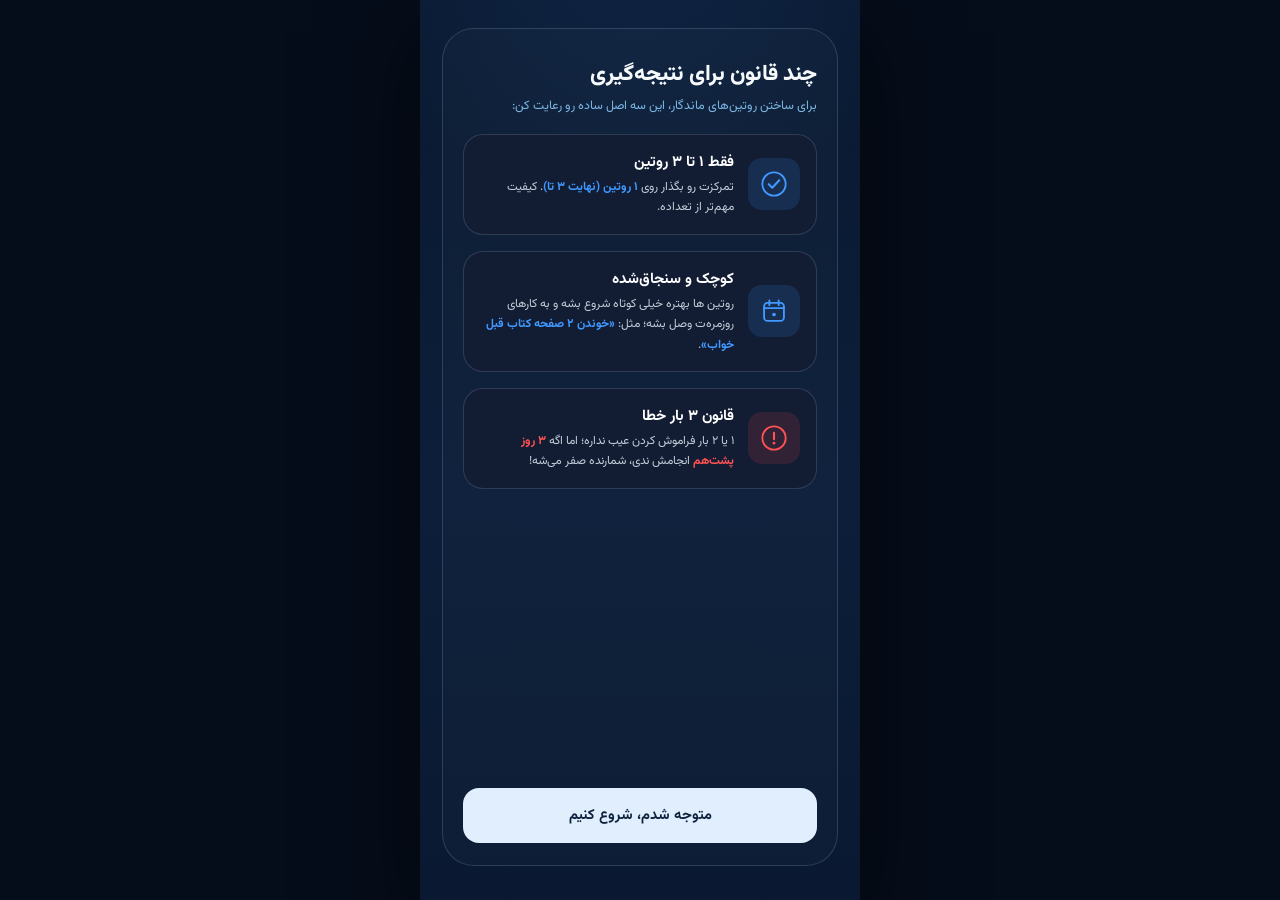
<file: index.html>
<!DOCTYPE html>
<html lang="fa" dir="rtl">
<head>
  <meta charset="UTF-8" />
  <meta name="viewport" content="width=device-width, initial-scale=1.0" />
  <title>عادت‌یار — روتین‌ساز</title>
  <link rel="stylesheet" href="style.css" />
</head>
<body>
  <div class="phone">

    <!-- ═══════ صفحه ۱ : قوانین (نمایش اول) ═══════ -->
    <section id="screen-rules" class="screen active">
      <div class="rules-panel">
        <header class="rules-head">
          <h1>چند قانون برای نتیجه‌گیری</h1>
          <p>برای ساختن روتین‌های ماندگار، این سه اصل ساده رو رعایت کن:</p>
        </header>

        <div class="rule-card">
          <div class="rule-icon blue">
            <svg viewBox="0 0 24 24" fill="none"><circle cx="12" cy="12" r="10" stroke="currentColor" stroke-width="1.6"/><path d="M7.5 12.2l3 3 6-6.4" stroke="currentColor" stroke-width="1.8" stroke-linecap="round" stroke-linejoin="round"/></svg>
          </div>
          <div class="rule-text">
            <h2>فقط ۱ تا ۳ روتین</h2>
            <p>تمرکزت رو بگذار روی <span class="hl-blue">۱ روتین (نهایت ۳ تا)</span>. کیفیت مهم‌تر از تعداده.</p>
          </div>
        </div>

        <div class="rule-card">
          <div class="rule-icon blue">
            <svg viewBox="0 0 24 24" fill="none"><rect x="3.5" y="5" width="17" height="15.5" rx="3" stroke="currentColor" stroke-width="1.6"/><path d="M3.5 9.5h17M8 3v4M16 3v4" stroke="currentColor" stroke-width="1.6" stroke-linecap="round"/><circle cx="12" cy="15" r="1.6" fill="currentColor"/></svg>
          </div>
          <div class="rule-text">
            <h2>کوچک و سنجاق‌شده</h2>
            <p>روتین ها بهتره خیلی کوتاه شروع بشه و به کارهای روزمره‌ت وصل بشه؛ مثل: <span class="hl-blue">«خوندن ۲ صفحه کتاب قبل خواب»</span>.</p>
          </div>
        </div>

        <div class="rule-card">
          <div class="rule-icon red">
            <svg viewBox="0 0 24 24" fill="none"><circle cx="12" cy="12" r="10" stroke="currentColor" stroke-width="1.6"/><path d="M12 7.5v5.5" stroke="currentColor" stroke-width="1.8" stroke-linecap="round"/><circle cx="12" cy="16.4" r="1.15" fill="currentColor"/></svg>
          </div>
          <div class="rule-text">
            <h2>قانون ۳ بار خطا</h2>
            <p>۱ یا ۲ بار فراموش کردن عیب نداره؛ اما اگه <span class="hl-red">۳ روز پشت‌هم</span> انجامش ندی، شمارنده صفر می‌شه!</p>
          </div>
        </div>

        <button id="btn-got-it" class="btn-primary">متوجه شدم، شروع کنیم</button>
      </div>
    </section>

    <!-- ═══════ صفحه ۲ : خانه (صفحه اصلی) ═══════ -->
    <section id="screen-home" class="screen">
      <div class="home-top-glow"></div>
      <header class="home-head">
        <div class="home-head-row">
          <h1 id="today-date">۲۳ شهریور</h1>
          <button id="btn-bell" class="bell" aria-label="فعال‌سازی نوتیفیکشن" title="فعال‌سازی نوتیفیکشن">
            <svg viewBox="0 0 24 24" fill="none"><path d="M18 8.5a6 6 0 10-12 0c0 6-2.5 7.5-2.5 7.5h17S18 14.5 18 8.5" stroke="currentColor" stroke-width="1.7" stroke-linecap="round" stroke-linejoin="round"/><path d="M13.7 20a2 2 0 01-3.4 0" stroke="currentColor" stroke-width="1.7" stroke-linecap="round"/></svg>
          </button>
        </div>
        <p>هر عادتی که امروز انجام دادی تیکش رو بزن!</p>
      </header>

      <div id="habit-list" class="habit-list"><!-- کارت‌ها با JS ساخته می‌شن --></div>

      <button id="btn-add-habit" class="add-habit">
        <span class="add-circle">
          <svg viewBox="0 0 24 24" fill="none"><path d="M12 5v14M5 12h14" stroke="currentColor" stroke-width="2" stroke-linecap="round"/></svg>
        </span>
        <span id="add-habit-label">افزودن عادت جدید (۰/۳)</span>
      </button>
    </section>

    <!-- ═══════ صفحه ۳ : ایجاد روتین جدید ═══════ -->
    <section id="screen-create" class="screen">
      <h1 class="create-title">ایجاد روتین جدید</h1>

      <form id="create-form" novalidate>
        <label class="field-label" for="f-title">عنوان عادت</label>
        <input class="field" id="f-title" type="text" placeholder="مطالعه" maxlength="40" required />

        <label class="field-label" for="f-reason">دلیل انتخاب روتین ، چرا برای تو مهم است؟</label>
        <textarea class="field field-area" id="f-reason" rows="3" placeholder="این عادت چه چیزی را در زندگی تو بهتر می‌کند؟" maxlength="160"></textarea>

        <div class="companion-row">
          <span class="companion-title">عادتِ همراه</span>
          <span class="companion-optional">اختیاری</span>
        </div>
        <div class="anchor-card">
          <h3>عادتت را به یک کار دیگر گره بزن</h3>
          <p>یک کار ثابت را به‌عنوان «لنگر» انتخاب کن تا عادت جدید بعد از آن یا همراه آن انجام شود.</p>
          <input class="field field-inner" id="f-anchor" type="text" placeholder="بعد مسواک زدن" maxlength="40" />
        </div>

        <label class="field-label">زمان یادآور</label>
        <button type="button" class="field time-field" id="f-time-btn">
          <span id="f-time-text" class="time-placeholder">انتخاب کن…</span>
          <svg class="chevron" viewBox="0 0 24 24" fill="none"><path d="M6 9l6 6 6-6" stroke="currentColor" stroke-width="1.8" stroke-linecap="round" stroke-linejoin="round"/></svg>
        </button>

        <div class="create-spacer"></div>

        <button type="submit" class="btn-primary">ایجاد روتین</button>
        <button type="button" id="btn-cancel" class="link-cancel">انصراف</button>
      </form>
    </section>

    <!-- ═══════ پیکر ساعت (چرخشی) ═══════ -->
    <div id="time-picker" class="picker-overlay">
      <div class="picker-box">
        <div class="picker-preview" id="picker-preview" dir="ltr">--:--</div>
        <div class="picker-head">
          <span>ساعت</span><span></span><span>دقیقه</span>
        </div>
        <div class="picker-wheels">
          <ul class="wheel" id="wheel-hour"></ul>
          <div class="picker-colon">:</div>
          <ul class="wheel" id="wheel-minute"></ul>
        </div>
        <div class="picker-actions">
          <button id="picker-ok" class="picker-ok">تأیید</button>
          <button id="picker-close" class="picker-cancel">بی‌خیال</button>
        </div>
      </div>
    </div>

  </div>
  <script src="app.js?v=6"></script>
</body>
</html>
</file>
<file: style.css>
/* ═══════ فونت وزیرمتن — آفلاین، از پوشه fonts ═══════ */
@font-face { font-family: "Vazirmatn"; src: url("fonts/Vazirmatn-Regular.woff2") format("woff2"); font-weight: 400; font-display: swap; }
@font-face { font-family: "Vazirmatn"; src: url("fonts/Vazirmatn-Medium.woff2") format("woff2"); font-weight: 500; font-display: swap; }
@font-face { font-family: "Vazirmatn"; src: url("fonts/Vazirmatn-SemiBold.woff2") format("woff2"); font-weight: 600; font-display: swap; }
@font-face { font-family: "Vazirmatn"; src: url("fonts/Vazirmatn-Bold.woff2") format("woff2"); font-weight: 700; font-display: swap; }
@font-face { font-family: "Vazirmatn"; src: url("fonts/Vazirmatn-ExtraBold.woff2") format("woff2"); font-weight: 800; font-display: swap; }

/* ═══════ متغیرهای رنگ — دقیقاً از فیگما ═══════ */
:root {
  --bg: #0A1931;
  --panel: #121C33;
  --card-border: rgba(179, 207, 229, 0.18);
  --blue: #4099FF;
  --red: #FF5252;
  --btn-bg: #E0EEFE;
  --btn-text: #0F233E;
  --title: #F6FAFD;
  --muted: #7DB7E3;
  --body: #C0CFD9;
  --dot-on: #A6D0EC;
  --dot-off: #294766;
  --field-bg: #16263c;
  --field-border: #2a3b52;
  --placeholder: #5d6e83;
}

* { margin: 0; padding: 0; box-sizing: border-box; -webkit-tap-highlight-color: transparent; }

html, body { height: 100%; }

body {
  font-family: "Vazirmatn", "IRANYekan", Tahoma, sans-serif;
  background: #060d1a;
  color: var(--title);
  display: flex;
  align-items: center;
  justify-content: center;
  min-height: 100vh;
}

/* قاب موبایل */
.phone {
  position: relative;
  width: min(440px, 100vw);
  height: min(956px, 100vh);
  background:
    radial-gradient(120% 60% at 50% -10%, rgba(64, 153, 255, 0.10), transparent 60%),
    linear-gradient(180deg, #0A1931 0%, #0C1E3A 55%, #0A1931 100%);
  overflow: hidden;
  box-shadow: 0 30px 90px rgba(0, 0, 0, 0.6);
}
@media (max-width: 480px) { .phone { height: 100vh; } }

/* ═══════ سیستم صفحه‌ها ═══════ */
.screen {
  position: absolute;
  inset: 0;
  display: flex;
  flex-direction: column;
  padding: 28px 22px 34px;
  overflow-y: auto;
  visibility: hidden;
  opacity: 0;
  transform: translateX(-24px);
  transition: opacity 0.45s ease, transform 0.45s ease, visibility 0.45s;
}
.screen.active {
  visibility: visible;
  opacity: 1;
  transform: translateX(0);
}

/* ═══════ صفحه ۱ : قوانین ═══════ */
.rules-panel {
  flex: 1;
  display: flex;
  flex-direction: column;
  gap: 16px;
  background: rgba(255, 255, 255, 0.02);
  border: 1px solid var(--card-border);
  border-radius: 32px;
  padding: 28px 20px 22px;
}
.rules-head h1 {
  font-size: 22px;
  font-weight: 800;
  line-height: 1.6;
  color: var(--title);
}
.rules-head p {
  margin-top: 4px;
  font-size: 12.5px;
  line-height: 1.75;
  color: var(--muted);
}

.rule-card {
  display: flex;
  align-items: center;
  gap: 14px;
  background: var(--panel);
  border: 1px solid var(--card-border);
  border-radius: 20px;
  padding: 16px;
  opacity: 0;
  transform: translateY(18px);
  animation: card-in 0.55s ease forwards;
}
.rule-card:nth-child(3) { animation-delay: 0.12s; }
.rule-card:nth-child(4) { animation-delay: 0.24s; }
.rule-card:nth-child(5) { animation-delay: 0.36s; }
@keyframes card-in { to { opacity: 1; transform: translateY(0); } }

.rule-icon {
  flex: 0 0 52px;
  width: 52px; height: 52px;
  border-radius: 14px;
  display: grid;
  place-items: center;
}
.rule-icon svg { width: 28px; height: 28px; }
.rule-icon.blue { background: rgba(64, 153, 255, 0.14); color: var(--blue); }
.rule-icon.red  { background: rgba(255, 82, 82, 0.13);  color: var(--red); }

.rule-text h2 {
  font-size: 15px;
  font-weight: 700;
  color: #fff;
  margin-bottom: 3px;
}
.rule-text p {
  font-size: 12px;
  line-height: 1.7;
  color: var(--body);
}
.hl-blue { color: var(--blue); font-weight: 700; }
.hl-red  { color: var(--red);  font-weight: 700; }

.btn-primary {
  margin-top: auto;
  width: 100%;
  border: none;
  cursor: pointer;
  background: var(--btn-bg);
  color: var(--btn-text);
  font-family: inherit;
  font-size: 14.5px;
  font-weight: 700;
  padding: 16px;
  border-radius: 16px;
  transition: transform 0.15s ease, box-shadow 0.3s ease;
  box-shadow: 0 0 0 rgba(224, 238, 254, 0);
  animation: btn-pulse 2.4s ease-in-out 1s infinite;
}
.btn-primary:hover { transform: translateY(-2px); }
.btn-primary:active { transform: scale(0.97); }
@keyframes btn-pulse {
  0%, 100% { box-shadow: 0 0 0 0 rgba(224, 238, 254, 0.18); }
  50%      { box-shadow: 0 0 0 10px rgba(224, 238, 254, 0); }
}

/* ═══════ صفحه ۲ : خانه ═══════ */
#screen-home { position: absolute; }
.home-top-glow {
  position: absolute;
  top: -140px; right: -80px;
  width: 320px; height: 320px;
  border-radius: 50%;
  background: radial-gradient(circle, rgba(64, 153, 255, 0.16), transparent 65%);
  pointer-events: none;
  animation: glow-drift 9s ease-in-out infinite alternate;
}
@keyframes glow-drift { to { transform: translate(-40px, 30px) scale(1.15); } }

.home-head { margin-bottom: 20px; }
.home-head-row {
  display: flex;
  align-items: center;
  justify-content: space-between;
}
.home-head h1 {
  font-size: 26px;
  font-weight: 800;
  color: var(--title);
}
.bell {
  width: 40px; height: 40px;
  border-radius: 50%;
  border: 1px solid var(--card-border);
  background: var(--panel);
  color: var(--muted);
  display: grid;
  place-items: center;
  cursor: pointer;
  transition: all 0.25s ease;
}
.bell svg { width: 20px; height: 20px; }
.bell:hover { color: var(--blue); border-color: var(--blue); transform: rotate(-12deg); }
.bell.on { background: rgba(64, 153, 255, 0.16); color: var(--blue); border-color: rgba(64, 153, 255, 0.5); animation: bell-ring 0.6s ease; }
@keyframes bell-ring {
  0%, 100% { transform: rotate(0); }
  20% { transform: rotate(14deg); }
  40% { transform: rotate(-12deg); }
  60% { transform: rotate(8deg); }
  80% { transform: rotate(-5deg); }
}
.home-head p {
  margin-top: 2px;
  font-size: 12.5px;
  color: var(--muted);
}

.habit-list { display: flex; flex-direction: column; gap: 14px; }

.habit-card {
  position: relative;
  background: var(--panel);
  border: 1px solid var(--card-border);
  border-radius: 18px;
  padding: 16px;
  opacity: 0;
  transform: translateY(16px) scale(0.98);
  animation: card-in 0.5s ease forwards;
  transition: border-color 0.3s ease, background 0.3s ease;
}
.habit-card.done {
  border-color: rgba(64, 153, 255, 0.55);
  background: rgba(64, 153, 255, 0.07);
}
.habit-card.removing {
  animation: card-out 0.35s ease forwards;
}
@keyframes card-out {
  to { opacity: 0; transform: translateX(40px) scale(0.9); height: 0; padding: 0; margin: -7px 0; }
}

.habit-row1 {
  display: flex;
  align-items: center;
  gap: 12px;
}
.habit-check {
  flex: 0 0 34px;
  width: 34px; height: 34px;
  border-radius: 50%;
  border: 2px solid #5A7A99;
  background: transparent;
  cursor: pointer;
  display: grid;
  place-items: center;
  transition: all 0.25s ease;
  color: transparent;
}
.habit-check svg { width: 16px; height: 16px; }
.habit-card.done .habit-check {
  border-color: var(--blue);
  background: var(--blue);
  color: #fff;
  box-shadow: 0 0 14px rgba(64, 153, 255, 0.5);
}
.habit-card.done .habit-check svg { animation: pop 0.3s ease; }
@keyframes pop { 0% { transform: scale(0); } 70% { transform: scale(1.3); } 100% { transform: scale(1); } }

.habit-title {
  flex: 1;
  font-size: 16px;
  font-weight: 700;
  color: var(--title);
}
.habit-card.done .habit-title { color: var(--muted); }

.habit-close {
  flex: 0 0 auto;
  width: 26px; height: 26px;
  border: none;
  background: transparent;
  color: #5A7A99;
  font-size: 16px;
  cursor: pointer;
  border-radius: 8px;
  transition: color 0.2s, background 0.2s;
}
.habit-close:hover { color: var(--red); background: rgba(255, 82, 82, 0.1); }

.habit-row2 {
  display: flex;
  align-items: center;
  gap: 10px;
  margin-top: 12px;
}
.streak {
  flex: 0 0 auto;
  font-size: 12.5px;
  font-weight: 700;
  color: var(--muted);
  white-space: nowrap;
}
.streak b { color: var(--dot-on); font-size: 13px; }

.dots {
  flex: 1;
  display: flex;
  flex-wrap: wrap;
  gap: 4px;
  justify-content: flex-end;
}
.dot {
  width: 6px; height: 6px;
  border-radius: 50%;
  background: var(--dot-off);
}
.dot.on { background: var(--dot-on); }

.habit-row3 {
  display: flex;
  align-items: center;
  justify-content: space-between;
  margin-top: 10px;
}
.habit-reminder { font-size: 11.5px; color: #4A7FA7; }
.habit-settings {
  border: none;
  background: transparent;
  font-family: inherit;
  font-size: 12px;
  color: var(--muted);
  cursor: pointer;
  padding: 4px 6px;
  border-radius: 8px;
  transition: background 0.2s;
}
.habit-settings:hover { background: rgba(125, 183, 227, 0.1); }

.empty-hint {
  margin-top: 60px;
  text-align: center;
  color: #4A7FA7;
  font-size: 13px;
  line-height: 2;
  animation: fade-in 0.6s ease;
}
@keyframes fade-in { from { opacity: 0; } }

.add-habit {
  margin-top: auto;
  width: 100%;
  display: flex;
  align-items: center;
  gap: 12px;
  background: transparent;
  border: 1.5px dashed var(--dot-off);
  border-radius: 18px;
  padding: 12px 14px;
  cursor: pointer;
  font-family: inherit;
  color: var(--muted);
  font-size: 12.5px;
  transition: border-color 0.25s, background 0.25s;
}
.add-habit:hover { border-color: var(--muted); background: rgba(125, 183, 227, 0.05); }
.add-habit:disabled { opacity: 0.45; cursor: not-allowed; }
.add-circle {
  flex: 0 0 38px;
  width: 38px; height: 38px;
  border-radius: 50%;
  background: #1C2F45;
  color: var(--dot-on);
  display: grid;
  place-items: center;
  transition: transform 0.25s ease, background 0.25s;
}
.add-circle svg { width: 18px; height: 18px; }
.add-habit:hover .add-circle { transform: rotate(90deg); background: var(--blue); color: #fff; }

/* ═══════ صفحه ۳ : ایجاد روتین ═══════ */
.create-title {
  font-size: 22px;
  font-weight: 800;
  color: var(--title);
  margin-bottom: 22px;
}
#create-form { display: flex; flex-direction: column; flex: 1; }

.field-label {
  font-size: 12.5px;
  font-weight: 500;
  color: #6fa8d6;
  margin: 16px 0 8px;
}
.field {
  width: 100%;
  background: var(--field-bg);
  border: 1px solid var(--field-border);
  border-radius: 999px;
  color: var(--title);
  font-family: inherit;
  font-size: 14px;
  padding: 14px 18px;
  outline: none;
  transition: border-color 0.25s, box-shadow 0.25s;
}
.field::placeholder { color: var(--placeholder); }
.field:focus {
  border-color: var(--blue);
  box-shadow: 0 0 0 3px rgba(64, 153, 255, 0.15);
}
.field-area { border-radius: 18px; resize: none; line-height: 1.8; }

.companion-row {
  display: flex;
  align-items: center;
  justify-content: space-between;
  margin-top: 20px;
}
.companion-title { font-size: 14.5px; font-weight: 700; color: var(--title); }
.companion-optional { font-size: 11.5px; color: var(--placeholder); }

.anchor-card {
  margin-top: 10px;
  background: #15243a;
  border: 1px solid var(--field-border);
  border-radius: 18px;
  padding: 16px;
}
.anchor-card h3 { font-size: 14px; font-weight: 700; color: var(--title); margin-bottom: 6px; }
.anchor-card p { font-size: 11.5px; line-height: 1.9; color: var(--placeholder); margin-bottom: 12px; }
.field-inner { background: #101d31; padding: 12px 16px; font-size: 13px; }

.select-wrap { position: relative; flex: 1; }
.time-row {
  display: flex;
  align-items: center;
  gap: 10px;
  direction: ltr;
}
.time-colon { color: #6fa8d6; font-weight: 700; font-size: 18px; }
.time-row .field { text-align: left; }

/* ─── فیلد دکمه‌ای زمان یادآور ─── */
.time-field {
  display: flex;
  align-items: center;
  justify-content: space-between;
  cursor: pointer;
  font-family: inherit;
  text-align: right;
}
.time-field .chevron { position: static; transform: none; }
.time-placeholder { color: var(--placeholder); }
.time-value { color: var(--title); font-weight: 700; letter-spacing: 1px; }

/* ─── پیکر ساعت چرخشی ─── */
.picker-overlay {
  position: absolute;
  inset: 0;
  background: rgba(4, 10, 20, 0.72);
  backdrop-filter: blur(6px);
  display: flex;
  align-items: center;
  justify-content: center;
  z-index: 60;
  opacity: 0;
  visibility: hidden;
  transition: opacity 0.3s ease, visibility 0.3s;
}
.picker-overlay.open { opacity: 1; visibility: visible; }
.picker-box {
  width: 300px;
  background: linear-gradient(180deg, #12233c, #0d1b30);
  border: 1px solid rgba(125, 183, 227, 0.25);
  border-radius: 26px;
  padding: 20px 18px 18px;
  transform: translateY(24px) scale(0.94);
  transition: transform 0.35s cubic-bezier(0.34, 1.56, 0.64, 1);
  box-shadow: 0 24px 70px rgba(0, 0, 0, 0.6);
}
.picker-overlay.open .picker-box { transform: translateY(0) scale(1); }

.picker-preview {
  text-align: center;
  font-size: 34px;
  font-weight: 800;
  color: var(--title);
  margin-bottom: 14px;
  letter-spacing: 2px;
}
.picker-head {
  display: grid;
  grid-template-columns: 1fr 20px 1fr;
  text-align: center;
  font-size: 11.5px;
  color: var(--muted);
  margin-bottom: 6px;
}
.picker-wheels {
  display: grid;
  grid-template-columns: 1fr 20px 1fr;
  align-items: center;
  position: relative;
}
.picker-wheels::after {
  content: "";
  position: absolute;
  left: 0; right: 0;
  top: 50%;
  height: 44px;
  transform: translateY(-50%);
  border-top: 1px solid rgba(125, 183, 227, 0.35);
  border-bottom: 1px solid rgba(125, 183, 227, 0.35);
  border-radius: 10px;
  background: rgba(64, 153, 255, 0.07);
  pointer-events: none;
}
.picker-colon {
  text-align: center;
  color: var(--muted);
  font-weight: 800;
  font-size: 22px;
}
.wheel {
  list-style: none;
  height: 220px;
  overflow-y: scroll;
  scroll-snap-type: y mandatory;
  scrollbar-width: none;
  -ms-overflow-style: none;
  position: relative;
  z-index: 1;
  mask-image: linear-gradient(180deg, transparent, #000 38%, #000 62%, transparent);
  -webkit-mask-image: linear-gradient(180deg, transparent, #000 38%, #000 62%, transparent);
}
.wheel::-webkit-scrollbar { display: none; }
.wheel li {
  scroll-snap-align: center;
  height: 44px;
  display: grid;
  place-items: center;
  font-size: 19px;
  font-weight: 700;
  color: #4A7FA7;
  transition: color 0.2s, font-size 0.2s;
  cursor: pointer;
}
.wheel li.sel { color: var(--title); font-size: 23px; }
.wheel-pad { height: 88px; scroll-snap-align: none; }

.picker-actions {
  display: flex;
  gap: 10px;
  margin-top: 16px;
}
.picker-ok {
  flex: 1;
  border: none;
  background: var(--btn-bg);
  color: var(--btn-text);
  font-family: inherit;
  font-weight: 700;
  font-size: 13.5px;
  padding: 12px;
  border-radius: 14px;
  cursor: pointer;
  transition: transform 0.15s;
}
.picker-ok:active { transform: scale(0.96); }
.picker-cancel {
  flex: 0 0 auto;
  border: 1px solid var(--field-border);
  background: transparent;
  color: var(--muted);
  font-family: inherit;
  font-size: 13px;
  padding: 12px 18px;
  border-radius: 14px;
  cursor: pointer;
}
.select-wrap select {
  appearance: none;
  -webkit-appearance: none;
  color: var(--title);
  cursor: pointer;
}
.select-wrap select:invalid { color: var(--placeholder); }
.select-wrap option { background: var(--panel); color: var(--title); }
.chevron {
  position: absolute;
  left: 18px; top: 50%;
  transform: translateY(-50%);
  width: 18px; height: 18px;
  color: #6fa8d6;
  pointer-events: none;
}

.create-spacer { flex: 1; min-height: 28px; }

.link-cancel {
  margin-top: 12px;
  border: none;
  background: transparent;
  font-family: inherit;
  font-size: 13.5px;
  color: #fff;
  cursor: pointer;
  padding: 8px;
  opacity: 0.85;
  transition: opacity 0.2s;
}
.link-cancel:hover { opacity: 1; }

/* خطای فیلد عنوان */
.field.error {
  border-color: var(--red);
  animation: shake 0.35s ease;
}
@keyframes shake {
  0%, 100% { transform: translateX(0); }
  25% { transform: translateX(-6px); }
  75% { transform: translateX(6px); }
}

/* ─── توست ─── */
.toast {
  position: absolute;
  bottom: 24px;
  left: 50%;
  transform: translate(-50%, 80px);
  max-width: 86%;
  background: #1C2F45;
  border: 1px solid rgba(125, 183, 227, 0.35);
  color: var(--title);
  font-size: 12.5px;
  line-height: 1.9;
  padding: 12px 18px;
  border-radius: 16px;
  box-shadow: 0 12px 40px rgba(0, 0, 0, 0.5);
  opacity: 0;
  transition: transform 0.4s cubic-bezier(0.34, 1.56, 0.64, 1), opacity 0.3s;
  z-index: 50;
  pointer-events: none;
}
.toast.show { transform: translate(-50%, 0); opacity: 1; }

/* انیمیشن ورود صفحه ایجاد */
#screen-create.active .field,
#screen-create.active .anchor-card,
#screen-create.active .companion-row {
  animation: card-in 0.45s ease backwards;
}
#screen-create.active .field:nth-of-type(1) { animation-delay: 0.05s; }
</file>
